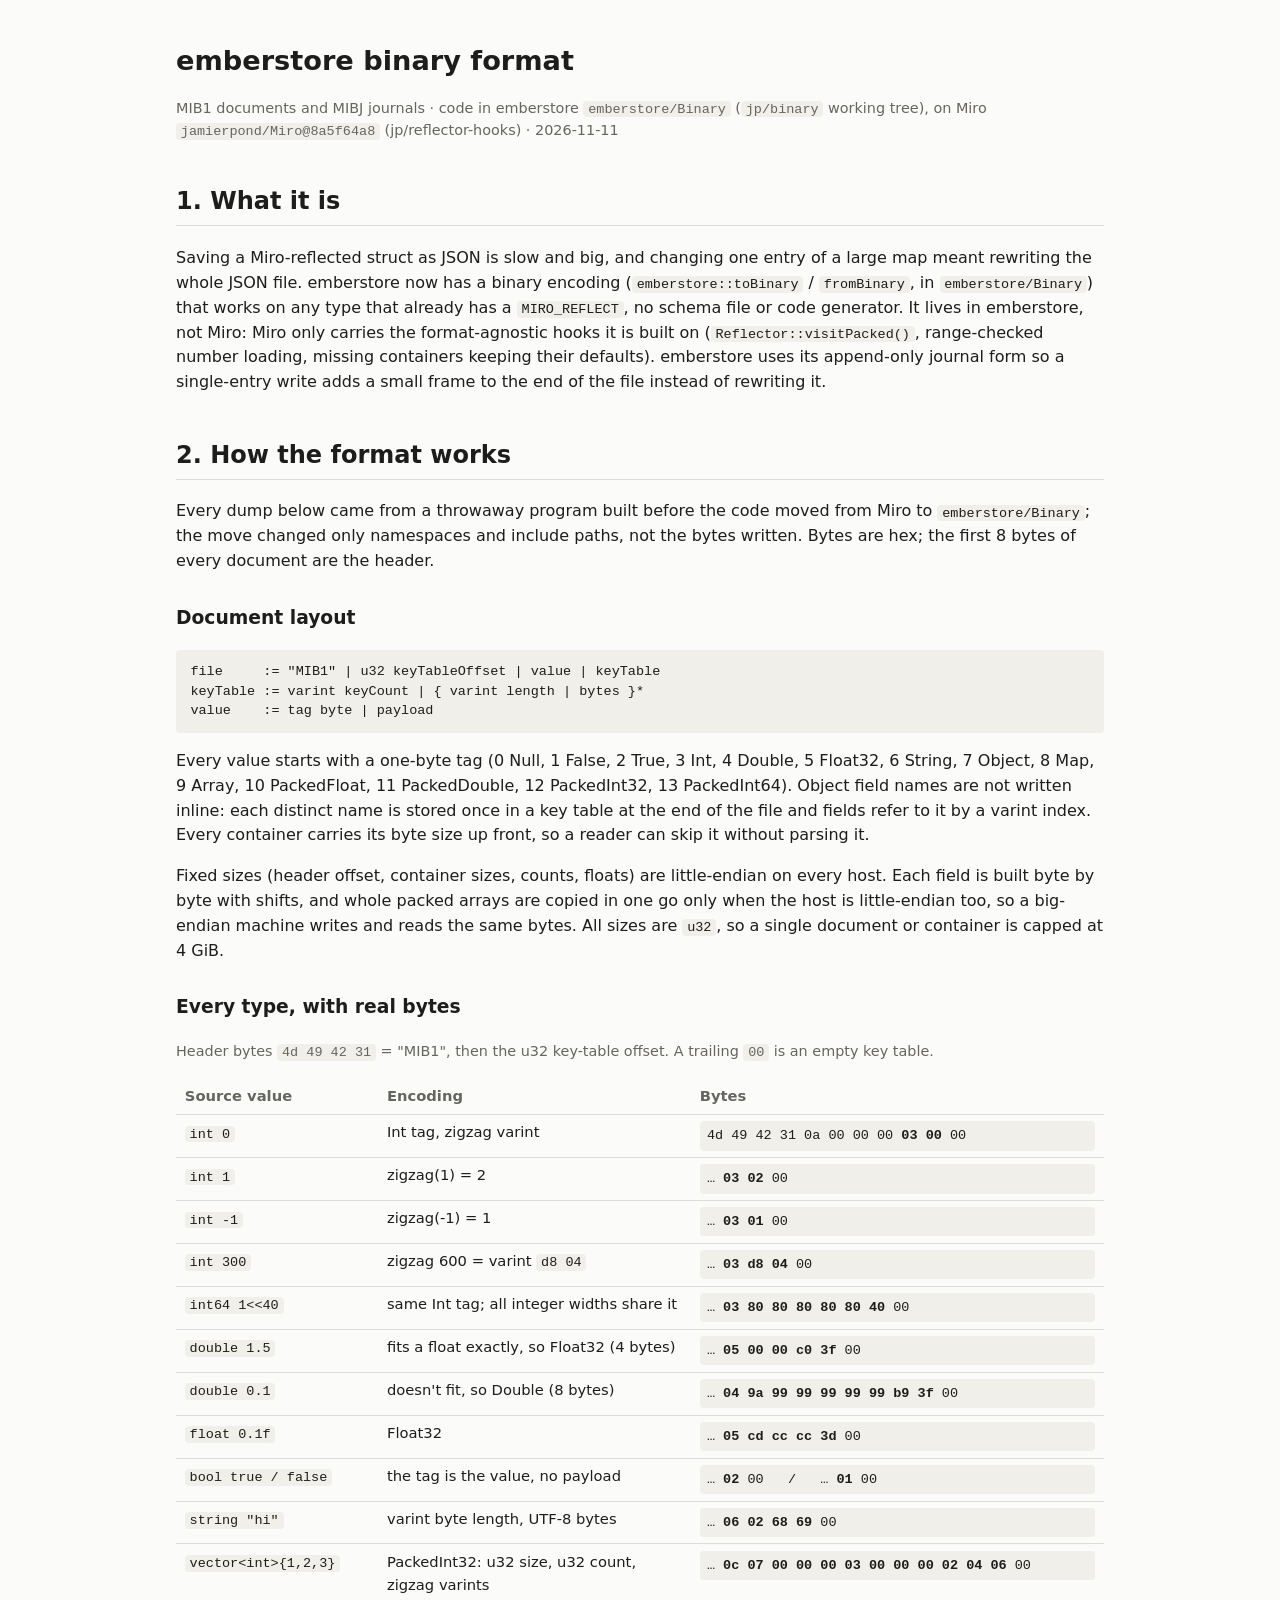
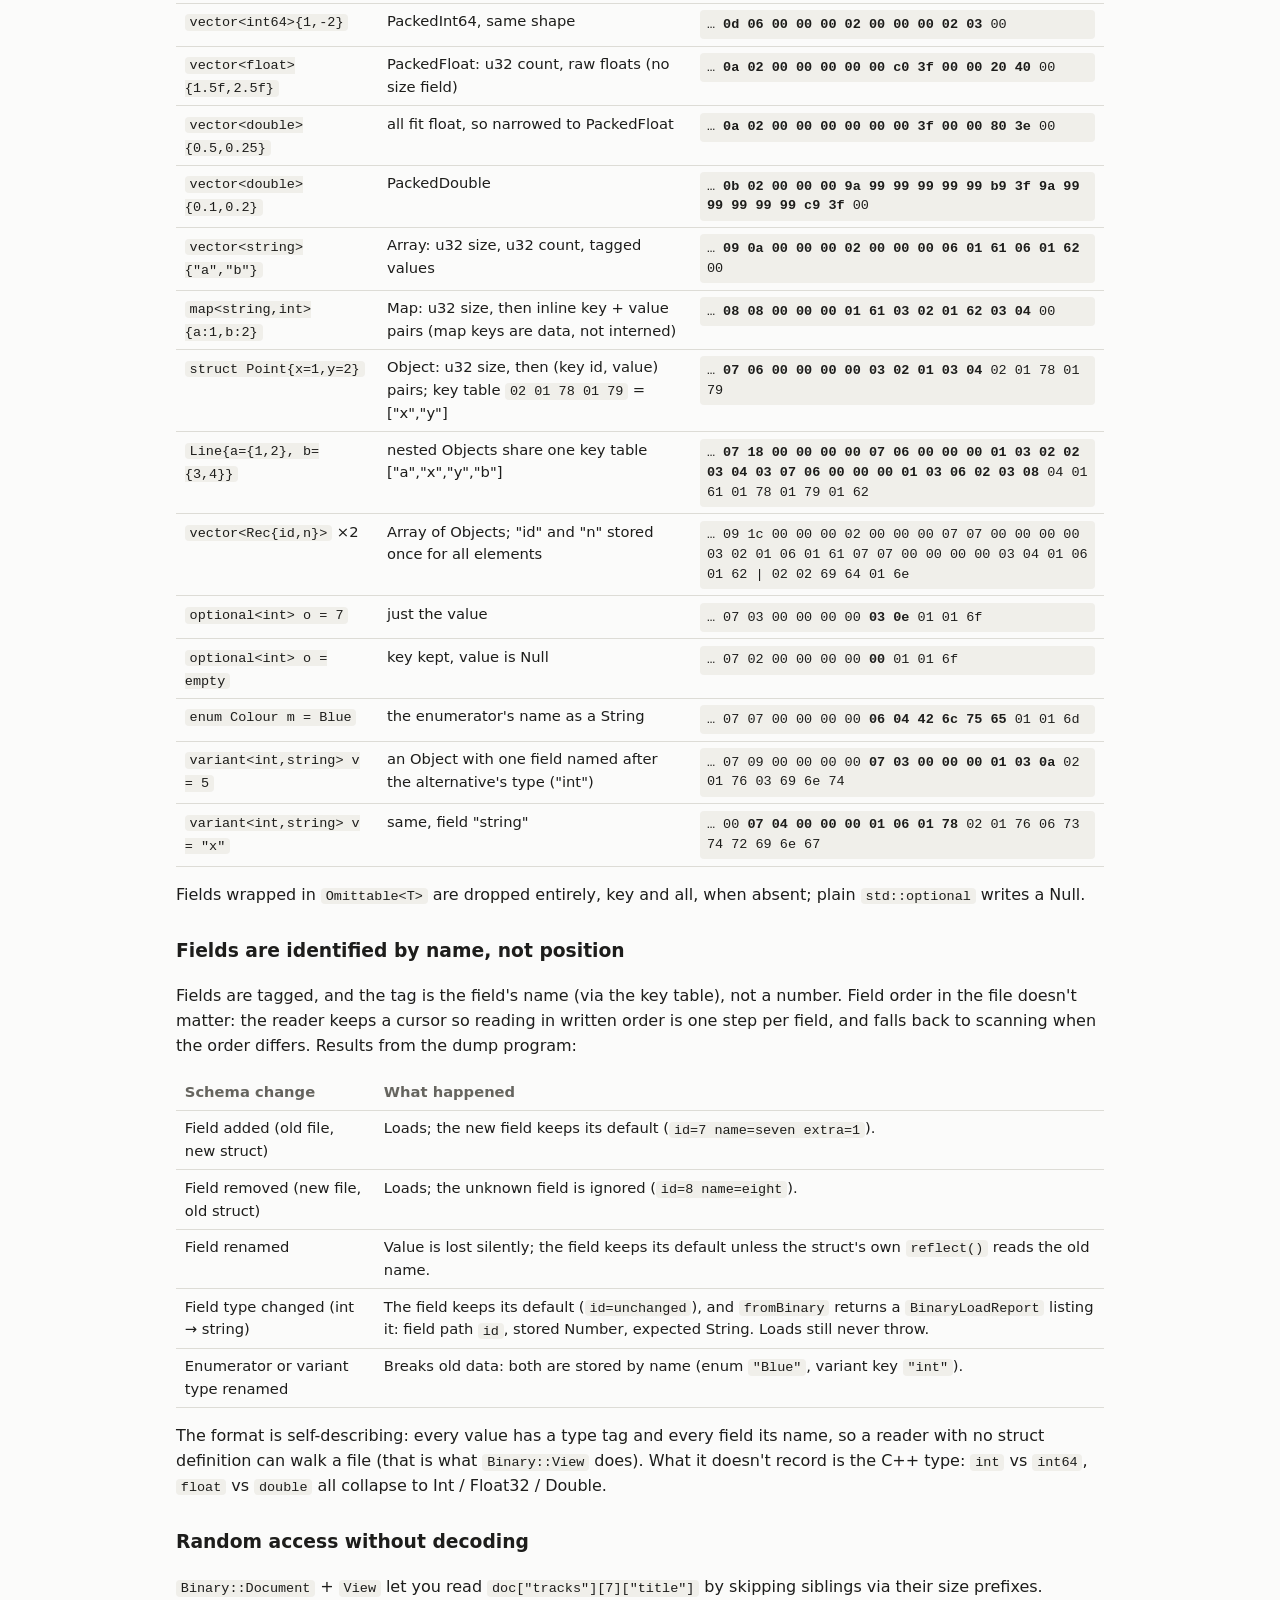
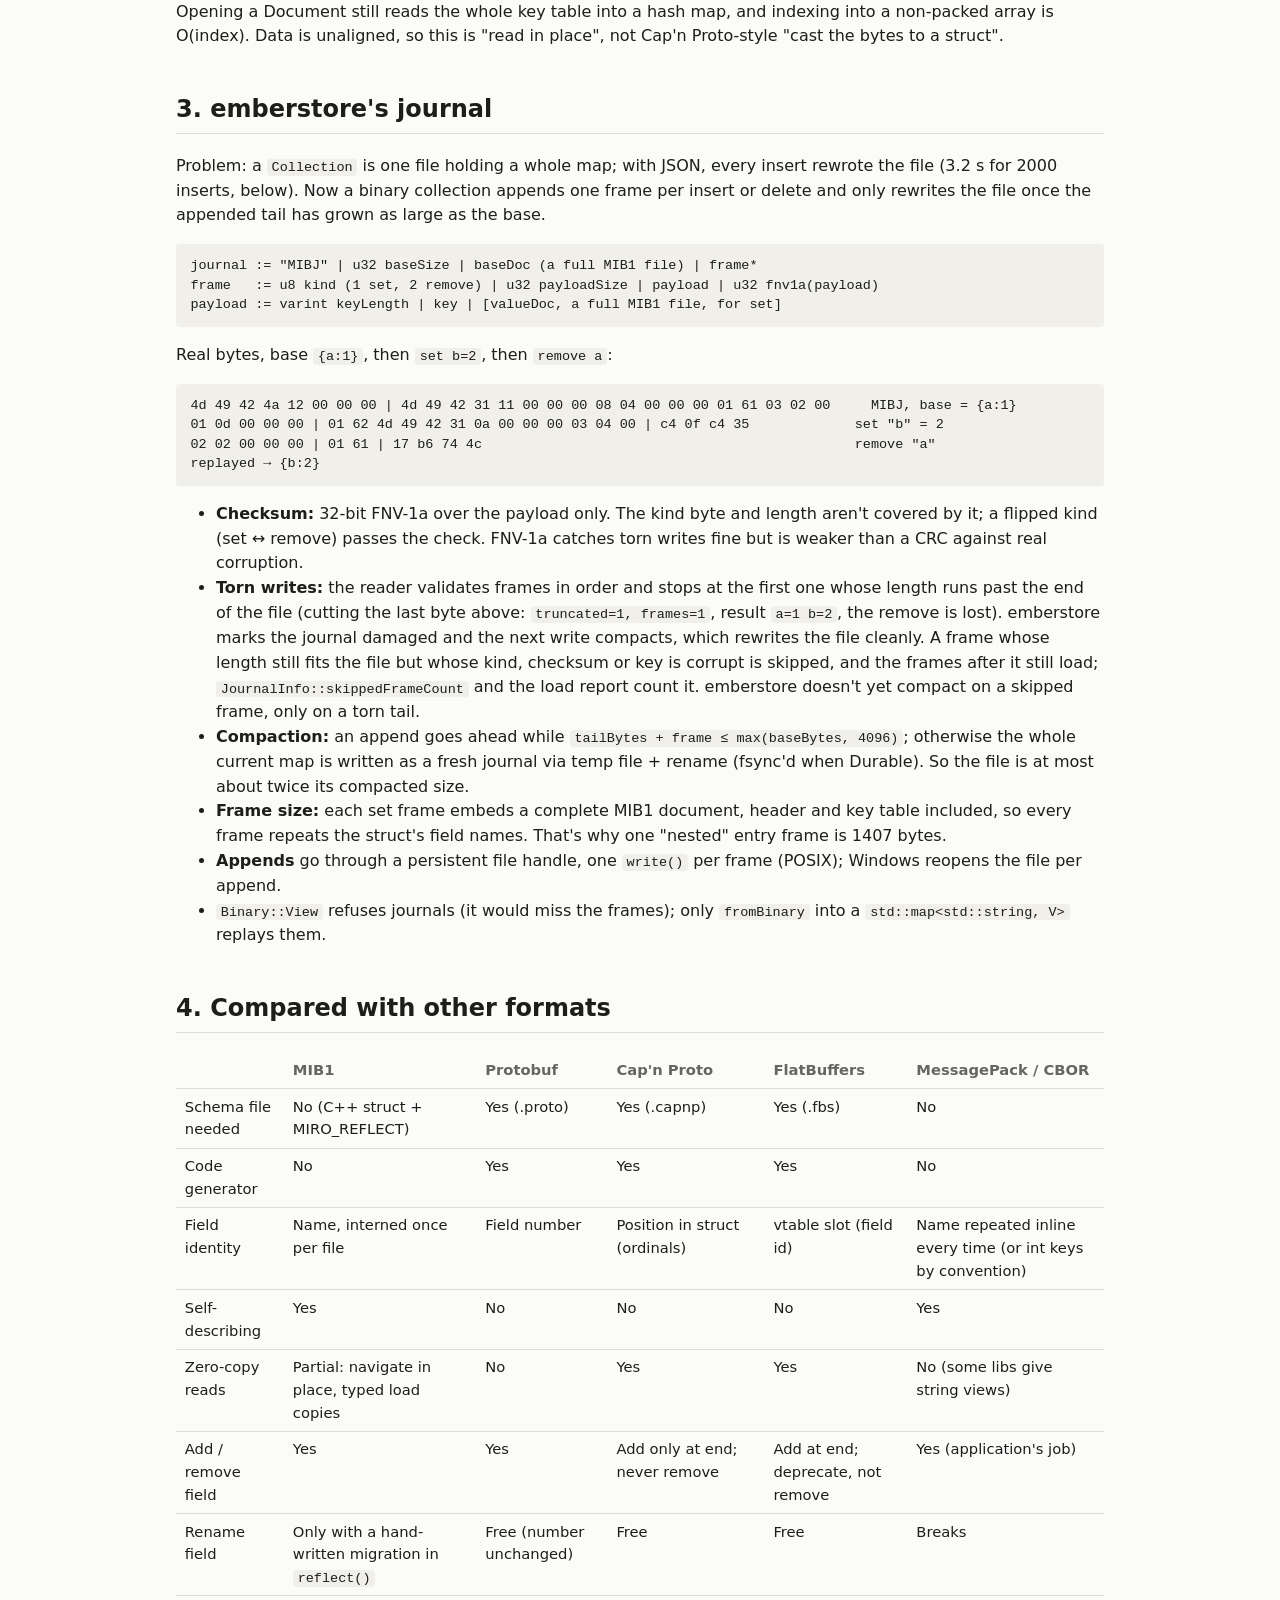
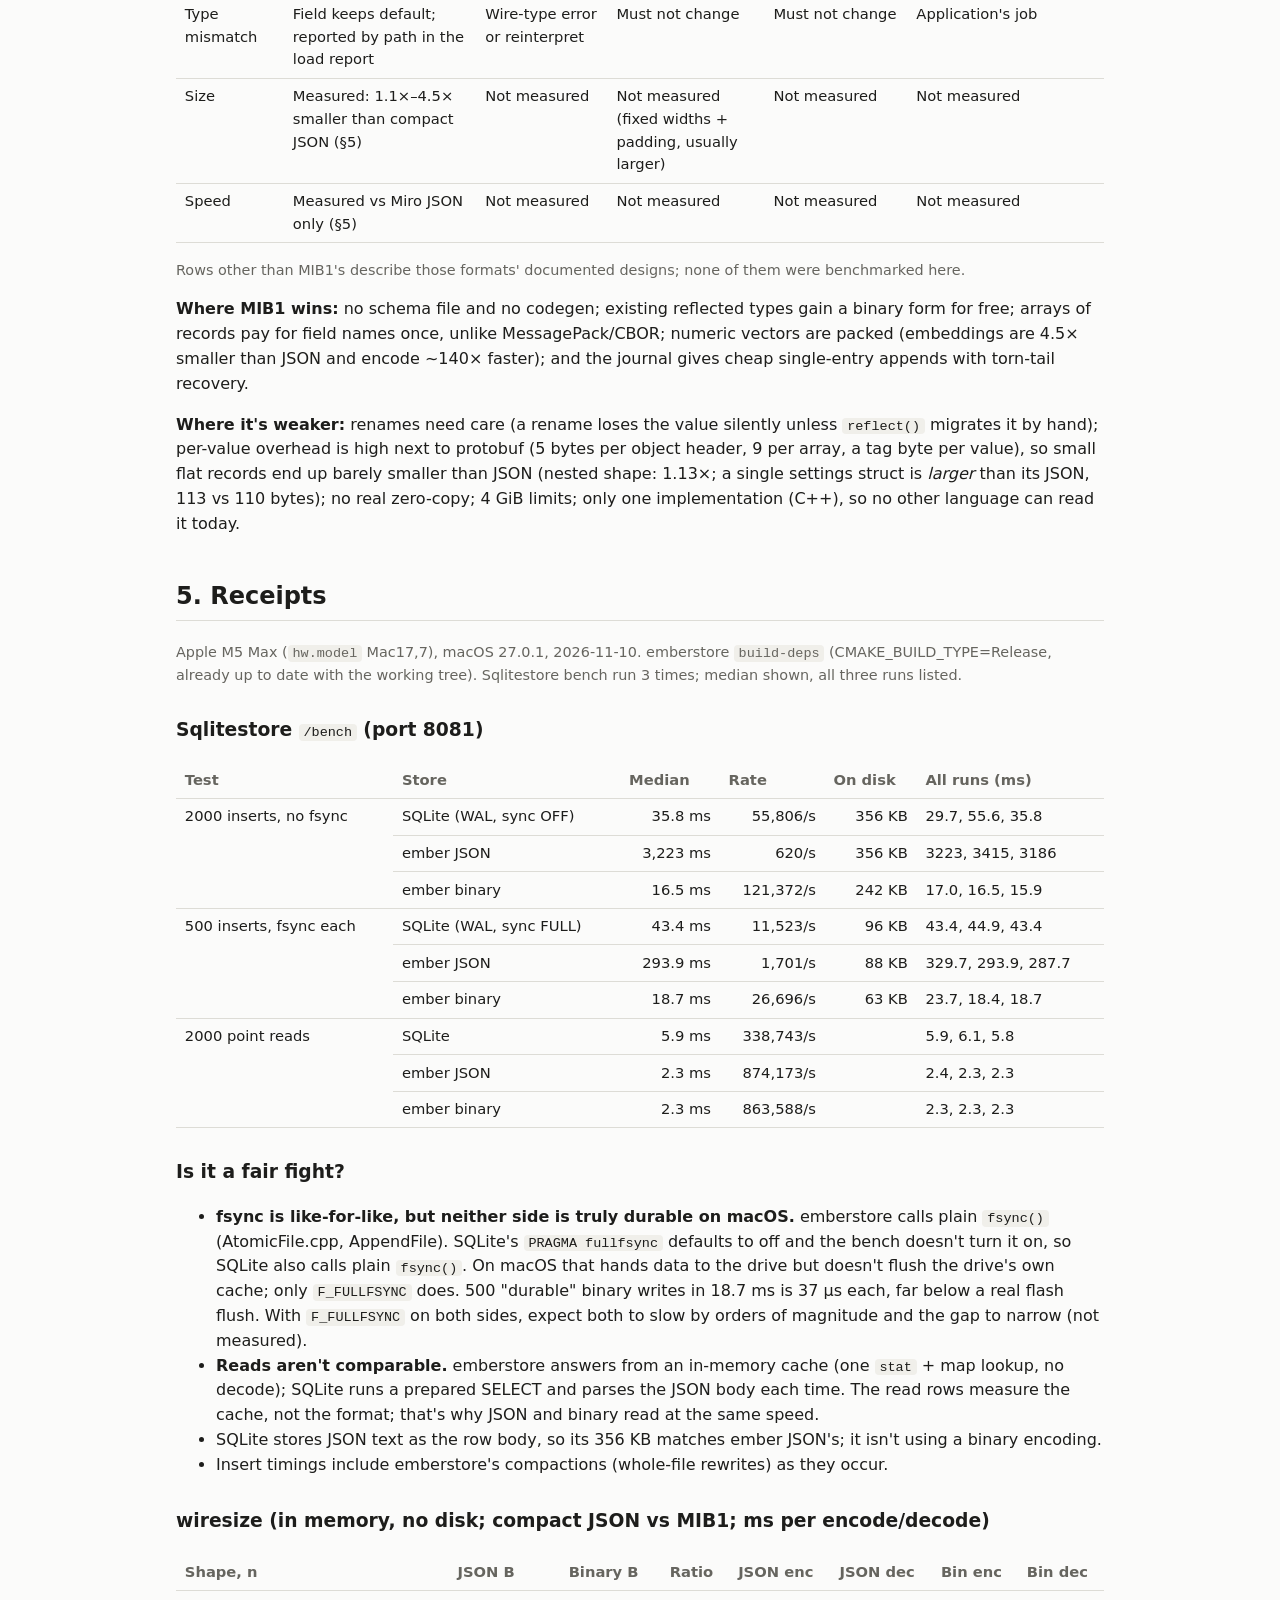
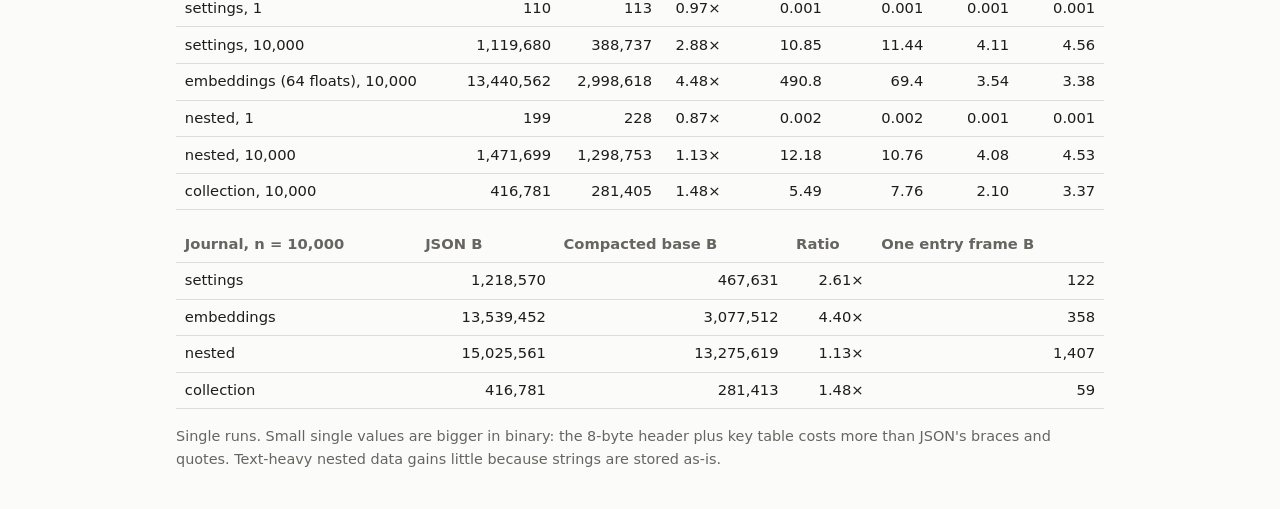
<file: docs/miro-binary-format.html>
<!DOCTYPE html>
<html lang="en">
<head>
<meta charset="utf-8">
<meta name="viewport" content="width=device-width, initial-scale=1">
<title>emberstore binary format (MIB1 / MIBJ) — briefing</title>
<style>
:root { color-scheme: light dark; --bg:#fbfbfa; --fg:#1d1d1b; --muted:#66655f; --rule:#dddcd6; --code:#f0efea; --accent:#2a5db0; --warn:#a2471a; }
@media (prefers-color-scheme: dark) { :root { --bg:#17171a; --fg:#e6e5e0; --muted:#9a9993; --rule:#34343a; --code:#222228; --accent:#8db4ff; --warn:#f0a070; } }
body { background:var(--bg); color:var(--fg); font:16px/1.55 -apple-system, "Segoe UI", system-ui, sans-serif; max-width:58rem; margin:2.5rem auto; padding:0 1.25rem; }
h1 { font-size:1.7rem; margin-bottom:.2rem; } h2 { margin-top:2.6rem; border-bottom:1px solid var(--rule); padding-bottom:.3rem; } h3 { margin-top:1.8rem; }
.meta { color:var(--muted); font-size:.9rem; }
code, pre { font:13.5px/1.45 ui-monospace, "SF Mono", Menlo, monospace; background:var(--code); border-radius:4px; }
code { padding:.05rem .3rem; } pre { padding:.75rem .9rem; overflow-x:auto; }
table { border-collapse:collapse; width:100%; margin:1rem 0; font-size:.92rem; }
th, td { text-align:left; vertical-align:top; padding:.4rem .55rem; border-bottom:1px solid var(--rule); }
th { color:var(--muted); font-weight:600; } td.num { text-align:right; font-variant-numeric:tabular-nums; white-space:nowrap; }
td pre { margin:0; padding:.3rem .45rem; white-space:pre-wrap; word-break:break-all; }
.warn { color:var(--warn); } .note { color:var(--muted); font-size:.9rem; }
a { color:var(--accent); }
</style>
</head>
<body>
<h1>emberstore binary format</h1>
<p class="meta">MIB1 documents and MIBJ journals · code in emberstore <code>emberstore/Binary</code> (<code>jp/binary</code> working tree), on Miro <code>jamierpond/Miro@8a5f64a8</code> (jp/reflector-hooks) · 2026-11-11</p>

<h2>1. What it is</h2>
<p>Saving a Miro-reflected struct as JSON is slow and big, and changing one entry of a large map meant rewriting the whole JSON file. emberstore now has a binary encoding (<code>emberstore::toBinary</code> / <code>fromBinary</code>, in <code>emberstore/Binary</code>) that works on any type that already has a <code>MIRO_REFLECT</code>, no schema file or code generator. It lives in emberstore, not Miro: Miro only carries the format-agnostic hooks it is built on (<code>Reflector::visitPacked()</code>, range-checked number loading, missing containers keeping their defaults). emberstore uses its append-only journal form so a single-entry write adds a small frame to the end of the file instead of rewriting it.</p>

<h2>2. How the format works</h2>
<p>Every dump below came from a throwaway program built before the code moved from Miro to <code>emberstore/Binary</code>; the move changed only namespaces and include paths, not the bytes written. Bytes are hex; the first 8 bytes of every document are the header.</p>

<h3>Document layout</h3>
<pre>file     := "MIB1" | u32 keyTableOffset | value | keyTable
keyTable := varint keyCount | { varint length | bytes }*
value    := tag byte | payload</pre>
<p>Every value starts with a one-byte tag (0 Null, 1 False, 2 True, 3 Int, 4 Double, 5 Float32, 6 String, 7 Object, 8 Map, 9 Array, 10 PackedFloat, 11 PackedDouble, 12 PackedInt32, 13 PackedInt64). Object field names are not written inline: each distinct name is stored once in a key table at the end of the file and fields refer to it by a varint index. Every container carries its byte size up front, so a reader can skip it without parsing it.</p>
<p>Fixed sizes (header offset, container sizes, counts, floats) are little-endian on every host. Each field is built byte by byte with shifts, and whole packed arrays are copied in one go only when the host is little-endian too, so a big-endian machine writes and reads the same bytes. All sizes are <code>u32</code>, so a single document or container is capped at 4 GiB.</p>

<h3>Every type, with real bytes</h3>
<p class="note">Header bytes <code>4d 49 42 31</code> = "MIB1", then the u32 key-table offset. A trailing <code>00</code> is an empty key table.</p>
<table>
<tr><th>Source value</th><th>Encoding</th><th>Bytes</th></tr>
<tr><td><code>int 0</code></td><td>Int tag, zigzag varint</td><td><pre>4d 49 42 31 0a 00 00 00 <b>03 00</b> 00</pre></td></tr>
<tr><td><code>int 1</code></td><td>zigzag(1) = 2</td><td><pre>… <b>03 02</b> 00</pre></td></tr>
<tr><td><code>int -1</code></td><td>zigzag(-1) = 1</td><td><pre>… <b>03 01</b> 00</pre></td></tr>
<tr><td><code>int 300</code></td><td>zigzag 600 = varint <code>d8 04</code></td><td><pre>… <b>03 d8 04</b> 00</pre></td></tr>
<tr><td><code>int64 1&lt;&lt;40</code></td><td>same Int tag; all integer widths share it</td><td><pre>… <b>03 80 80 80 80 80 40</b> 00</pre></td></tr>
<tr><td><code>double 1.5</code></td><td>fits a float exactly, so Float32 (4 bytes)</td><td><pre>… <b>05 00 00 c0 3f</b> 00</pre></td></tr>
<tr><td><code>double 0.1</code></td><td>doesn't fit, so Double (8 bytes)</td><td><pre>… <b>04 9a 99 99 99 99 99 b9 3f</b> 00</pre></td></tr>
<tr><td><code>float 0.1f</code></td><td>Float32</td><td><pre>… <b>05 cd cc cc 3d</b> 00</pre></td></tr>
<tr><td><code>bool true / false</code></td><td>the tag is the value, no payload</td><td><pre>… <b>02</b> 00   /   … <b>01</b> 00</pre></td></tr>
<tr><td><code>string "hi"</code></td><td>varint byte length, UTF-8 bytes</td><td><pre>… <b>06 02 68 69</b> 00</pre></td></tr>
<tr><td><code>vector&lt;int&gt;{1,2,3}</code></td><td>PackedInt32: u32 size, u32 count, zigzag varints</td><td><pre>… <b>0c 07 00 00 00 03 00 00 00 02 04 06</b> 00</pre></td></tr>
<tr><td><code>vector&lt;int64&gt;{1,-2}</code></td><td>PackedInt64, same shape</td><td><pre>… <b>0d 06 00 00 00 02 00 00 00 02 03</b> 00</pre></td></tr>
<tr><td><code>vector&lt;float&gt;{1.5f,2.5f}</code></td><td>PackedFloat: u32 count, raw floats (no size field)</td><td><pre>… <b>0a 02 00 00 00 00 00 c0 3f 00 00 20 40</b> 00</pre></td></tr>
<tr><td><code>vector&lt;double&gt;{0.5,0.25}</code></td><td>all fit float, so narrowed to PackedFloat</td><td><pre>… <b>0a 02 00 00 00 00 00 00 3f 00 00 80 3e</b> 00</pre></td></tr>
<tr><td><code>vector&lt;double&gt;{0.1,0.2}</code></td><td>PackedDouble</td><td><pre>… <b>0b 02 00 00 00 9a 99 99 99 99 99 b9 3f 9a 99 99 99 99 99 c9 3f</b> 00</pre></td></tr>
<tr><td><code>vector&lt;string&gt;{"a","b"}</code></td><td>Array: u32 size, u32 count, tagged values</td><td><pre>… <b>09 0a 00 00 00 02 00 00 00 06 01 61 06 01 62</b> 00</pre></td></tr>
<tr><td><code>map&lt;string,int&gt;{a:1,b:2}</code></td><td>Map: u32 size, then inline key + value pairs (map keys are data, not interned)</td><td><pre>… <b>08 08 00 00 00 01 61 03 02 01 62 03 04</b> 00</pre></td></tr>
<tr><td><code>struct Point{x=1,y=2}</code></td><td>Object: u32 size, then (key id, value) pairs; key table <code>02 01 78 01 79</code> = ["x","y"]</td><td><pre>… <b>07 06 00 00 00 00 03 02 01 03 04</b> 02 01 78 01 79</pre></td></tr>
<tr><td><code>Line{a={1,2}, b={3,4}}</code></td><td>nested Objects share one key table ["a","x","y","b"]</td><td><pre>… <b>07 18 00 00 00 00 07 06 00 00 00 01 03 02 02 03 04 03 07 06 00 00 00 01 03 06 02 03 08</b> 04 01 61 01 78 01 79 01 62</pre></td></tr>
<tr><td><code>vector&lt;Rec{id,n}&gt;</code> ×2</td><td>Array of Objects; "id" and "n" stored once for all elements</td><td><pre>… 09 1c 00 00 00 02 00 00 00 07 07 00 00 00 00 03 02 01 06 01 61 07 07 00 00 00 00 03 04 01 06 01 62 | 02 02 69 64 01 6e</pre></td></tr>
<tr><td><code>optional&lt;int&gt; o = 7</code></td><td>just the value</td><td><pre>… 07 03 00 00 00 00 <b>03 0e</b> 01 01 6f</pre></td></tr>
<tr><td><code>optional&lt;int&gt; o = empty</code></td><td>key kept, value is Null</td><td><pre>… 07 02 00 00 00 00 <b>00</b> 01 01 6f</pre></td></tr>
<tr><td><code>enum Colour m = Blue</code></td><td>the enumerator's name as a String</td><td><pre>… 07 07 00 00 00 00 <b>06 04 42 6c 75 65</b> 01 01 6d</pre></td></tr>
<tr><td><code>variant&lt;int,string&gt; v = 5</code></td><td>an Object with one field named after the alternative's type ("int")</td><td><pre>… 07 09 00 00 00 00 <b>07 03 00 00 00 01 03 0a</b> 02 01 76 03 69 6e 74</pre></td></tr>
<tr><td><code>variant&lt;int,string&gt; v = "x"</code></td><td>same, field "string"</td><td><pre>… 00 <b>07 04 00 00 00 01 06 01 78</b> 02 01 76 06 73 74 72 69 6e 67</pre></td></tr>
</table>
<p>Fields wrapped in <code>Omittable&lt;T&gt;</code> are dropped entirely, key and all, when absent; plain <code>std::optional</code> writes a Null.</p>

<h3>Fields are identified by name, not position</h3>
<p>Fields are tagged, and the tag is the field's name (via the key table), not a number. Field order in the file doesn't matter: the reader keeps a cursor so reading in written order is one step per field, and falls back to scanning when the order differs. Results from the dump program:</p>
<table>
<tr><th>Schema change</th><th>What happened</th></tr>
<tr><td>Field added (old file, new struct)</td><td>Loads; the new field keeps its default (<code>id=7 name=seven extra=1</code>).</td></tr>
<tr><td>Field removed (new file, old struct)</td><td>Loads; the unknown field is ignored (<code>id=8 name=eight</code>).</td></tr>
<tr><td>Field renamed</td><td>Value is lost silently; the field keeps its default unless the struct's own <code>reflect()</code> reads the old name.</td></tr>
<tr><td>Field type changed (int → string)</td><td>The field keeps its default (<code>id=unchanged</code>), and <code>fromBinary</code> returns a <code>BinaryLoadReport</code> listing it: field path <code>id</code>, stored Number, expected String. Loads still never throw.</td></tr>
<tr><td>Enumerator or variant type renamed</td><td>Breaks old data: both are stored by name (enum <code>"Blue"</code>, variant key <code>"int"</code>).</td></tr>
</table>
<p>The format is self-describing: every value has a type tag and every field its name, so a reader with no struct definition can walk a file (that is what <code>Binary::View</code> does). What it doesn't record is the C++ type: <code>int</code> vs <code>int64</code>, <code>float</code> vs <code>double</code> all collapse to Int / Float32 / Double.</p>

<h3>Random access without decoding</h3>
<p><code>Binary::Document</code> + <code>View</code> let you read <code>doc["tracks"][7]["title"]</code> by skipping siblings via their size prefixes. Opening a Document still reads the whole key table into a hash map, and indexing into a non-packed array is O(index). Data is unaligned, so this is "read in place", not Cap'n Proto-style "cast the bytes to a struct".</p>

<h2>3. emberstore's journal</h2>
<p>Problem: a <code>Collection</code> is one file holding a whole map; with JSON, every insert rewrote the file (3.2 s for 2000 inserts, below). Now a binary collection appends one frame per insert or delete and only rewrites the file once the appended tail has grown as large as the base.</p>
<pre>journal := "MIBJ" | u32 baseSize | baseDoc (a full MIB1 file) | frame*
frame   := u8 kind (1 set, 2 remove) | u32 payloadSize | payload | u32 fnv1a(payload)
payload := varint keyLength | key | [valueDoc, a full MIB1 file, for set]</pre>
<p>Real bytes, base <code>{a:1}</code>, then <code>set b=2</code>, then <code>remove a</code>:</p>
<pre>4d 49 42 4a 12 00 00 00 | 4d 49 42 31 11 00 00 00 08 04 00 00 00 01 61 03 02 00     MIBJ, base = {a:1}
01 0d 00 00 00 | 01 62 4d 49 42 31 0a 00 00 00 03 04 00 | c4 0f c4 35             set "b" = 2
02 02 00 00 00 | 01 61 | 17 b6 74 4c                                              remove "a"
replayed → {b:2}</pre>
<ul>
<li><b>Checksum:</b> 32-bit FNV-1a over the payload only. The kind byte and length aren't covered by it; a flipped kind (set ↔ remove) passes the check. FNV-1a catches torn writes fine but is weaker than a CRC against real corruption.</li>
<li><b>Torn writes:</b> the reader validates frames in order and stops at the first one whose length runs past the end of the file (cutting the last byte above: <code>truncated=1, frames=1</code>, result <code>a=1 b=2</code>, the remove is lost). emberstore marks the journal damaged and the next write compacts, which rewrites the file cleanly. A frame whose length still fits the file but whose kind, checksum or key is corrupt is skipped, and the frames after it still load; <code>JournalInfo::skippedFrameCount</code> and the load report count it. emberstore doesn't yet compact on a skipped frame, only on a torn tail.</li>
<li><b>Compaction:</b> an append goes ahead while <code>tailBytes + frame ≤ max(baseBytes, 4096)</code>; otherwise the whole current map is written as a fresh journal via temp file + rename (fsync'd when Durable). So the file is at most about twice its compacted size.</li>
<li><b>Frame size:</b> each set frame embeds a complete MIB1 document, header and key table included, so every frame repeats the struct's field names. That's why one "nested" entry frame is 1407 bytes.</li>
<li><b>Appends</b> go through a persistent file handle, one <code>write()</code> per frame (POSIX); Windows reopens the file per append.</li>
<li><code>Binary::View</code> refuses journals (it would miss the frames); only <code>fromBinary</code> into a <code>std::map&lt;std::string, V&gt;</code> replays them.</li>
</ul>

<h2>4. Compared with other formats</h2>
<table>
<tr><th></th><th>MIB1</th><th>Protobuf</th><th>Cap'n Proto</th><th>FlatBuffers</th><th>MessagePack / CBOR</th></tr>
<tr><td>Schema file needed</td><td>No (C++ struct + MIRO_REFLECT)</td><td>Yes (.proto)</td><td>Yes (.capnp)</td><td>Yes (.fbs)</td><td>No</td></tr>
<tr><td>Code generator</td><td>No</td><td>Yes</td><td>Yes</td><td>Yes</td><td>No</td></tr>
<tr><td>Field identity</td><td>Name, interned once per file</td><td>Field number</td><td>Position in struct (ordinals)</td><td>vtable slot (field id)</td><td>Name repeated inline every time (or int keys by convention)</td></tr>
<tr><td>Self-describing</td><td>Yes</td><td>No</td><td>No</td><td>No</td><td>Yes</td></tr>
<tr><td>Zero-copy reads</td><td>Partial: navigate in place, typed load copies</td><td>No</td><td>Yes</td><td>Yes</td><td>No (some libs give string views)</td></tr>
<tr><td>Add / remove field</td><td>Yes</td><td>Yes</td><td>Add only at end; never remove</td><td>Add at end; deprecate, not remove</td><td>Yes (application's job)</td></tr>
<tr><td>Rename field</td><td>Only with a hand-written migration in <code>reflect()</code></td><td>Free (number unchanged)</td><td>Free</td><td>Free</td><td>Breaks</td></tr>
<tr><td>Type mismatch</td><td>Field keeps default; reported by path in the load report</td><td>Wire-type error or reinterpret</td><td>Must not change</td><td>Must not change</td><td>Application's job</td></tr>
<tr><td>Size</td><td>Measured: 1.1×–4.5× smaller than compact JSON (§5)</td><td>Not measured</td><td>Not measured (fixed widths + padding, usually larger)</td><td>Not measured</td><td>Not measured</td></tr>
<tr><td>Speed</td><td>Measured vs Miro JSON only (§5)</td><td>Not measured</td><td>Not measured</td><td>Not measured</td><td>Not measured</td></tr>
</table>
<p class="note">Rows other than MIB1's describe those formats' documented designs; none of them were benchmarked here.</p>
<p><b>Where MIB1 wins:</b> no schema file and no codegen; existing reflected types gain a binary form for free; arrays of records pay for field names once, unlike MessagePack/CBOR; numeric vectors are packed (embeddings are 4.5× smaller than JSON and encode ~140× faster); and the journal gives cheap single-entry appends with torn-tail recovery.</p>
<p><b>Where it's weaker:</b> renames need care (a rename loses the value silently unless <code>reflect()</code> migrates it by hand); per-value overhead is high next to protobuf (5 bytes per object header, 9 per array, a tag byte per value), so small flat records end up barely smaller than JSON (nested shape: 1.13×; a single settings struct is <i>larger</i> than its JSON, 113 vs 110 bytes); no real zero-copy; 4 GiB limits; only one implementation (C++), so no other language can read it today.</p>

<h2>5. Receipts</h2>
<p class="meta">Apple M5 Max (<code>hw.model</code> Mac17,7), macOS 27.0.1, 2026-11-10. emberstore <code>build-deps</code> (CMAKE_BUILD_TYPE=Release, already up to date with the working tree). Sqlitestore bench run 3 times; median shown, all three runs listed.</p>

<h3>Sqlitestore <code>/bench</code> (port 8081)</h3>
<table>
<tr><th>Test</th><th>Store</th><th class="num">Median</th><th class="num">Rate</th><th class="num">On disk</th><th>All runs (ms)</th></tr>
<tr><td rowspan="3">2000 inserts, no fsync</td><td>SQLite (WAL, sync OFF)</td><td class="num">35.8 ms</td><td class="num">55,806/s</td><td class="num">356 KB</td><td>29.7, 55.6, 35.8</td></tr>
<tr><td>ember JSON</td><td class="num">3,223 ms</td><td class="num">620/s</td><td class="num">356 KB</td><td>3223, 3415, 3186</td></tr>
<tr><td>ember binary</td><td class="num">16.5 ms</td><td class="num">121,372/s</td><td class="num">242 KB</td><td>17.0, 16.5, 15.9</td></tr>
<tr><td rowspan="3">500 inserts, fsync each</td><td>SQLite (WAL, sync FULL)</td><td class="num">43.4 ms</td><td class="num">11,523/s</td><td class="num">96 KB</td><td>43.4, 44.9, 43.4</td></tr>
<tr><td>ember JSON</td><td class="num">293.9 ms</td><td class="num">1,701/s</td><td class="num">88 KB</td><td>329.7, 293.9, 287.7</td></tr>
<tr><td>ember binary</td><td class="num">18.7 ms</td><td class="num">26,696/s</td><td class="num">63 KB</td><td>23.7, 18.4, 18.7</td></tr>
<tr><td rowspan="3">2000 point reads</td><td>SQLite</td><td class="num">5.9 ms</td><td class="num">338,743/s</td><td></td><td>5.9, 6.1, 5.8</td></tr>
<tr><td>ember JSON</td><td class="num">2.3 ms</td><td class="num">874,173/s</td><td></td><td>2.4, 2.3, 2.3</td></tr>
<tr><td>ember binary</td><td class="num">2.3 ms</td><td class="num">863,588/s</td><td></td><td>2.3, 2.3, 2.3</td></tr>
</table>

<h3>Is it a fair fight?</h3>
<ul>
<li><b>fsync is like-for-like, but neither side is truly durable on macOS.</b> emberstore calls plain <code>fsync()</code> (AtomicFile.cpp, AppendFile). SQLite's <code>PRAGMA fullfsync</code> defaults to off and the bench doesn't turn it on, so SQLite also calls plain <code>fsync()</code>. On macOS that hands data to the drive but doesn't flush the drive's own cache; only <code>F_FULLFSYNC</code> does. 500 "durable" binary writes in 18.7 ms is 37 µs each, far below a real flash flush. With <code>F_FULLFSYNC</code> on both sides, expect both to slow by orders of magnitude and the gap to narrow (not measured).</li>
<li><b>Reads aren't comparable.</b> emberstore answers from an in-memory cache (one <code>stat</code> + map lookup, no decode); SQLite runs a prepared SELECT and parses the JSON body each time. The read rows measure the cache, not the format; that's why JSON and binary read at the same speed.</li>
<li>SQLite stores JSON text as the row body, so its 356 KB matches ember JSON's; it isn't using a binary encoding.</li>
<li>Insert timings include emberstore's compactions (whole-file rewrites) as they occur.</li>
</ul>

<h3>wiresize (in memory, no disk; compact JSON vs MIB1; ms per encode/decode)</h3>
<table>
<tr><th>Shape, n</th><th class="num">JSON B</th><th class="num">Binary B</th><th class="num">Ratio</th><th class="num">JSON enc</th><th class="num">JSON dec</th><th class="num">Bin enc</th><th class="num">Bin dec</th></tr>
<tr><td>settings, 1</td><td class="num">110</td><td class="num">113</td><td class="num">0.97×</td><td class="num">0.001</td><td class="num">0.001</td><td class="num">0.001</td><td class="num">0.001</td></tr>
<tr><td>settings, 10,000</td><td class="num">1,119,680</td><td class="num">388,737</td><td class="num">2.88×</td><td class="num">10.85</td><td class="num">11.44</td><td class="num">4.11</td><td class="num">4.56</td></tr>
<tr><td>embeddings (64 floats), 10,000</td><td class="num">13,440,562</td><td class="num">2,998,618</td><td class="num">4.48×</td><td class="num">490.8</td><td class="num">69.4</td><td class="num">3.54</td><td class="num">3.38</td></tr>
<tr><td>nested, 1</td><td class="num">199</td><td class="num">228</td><td class="num">0.87×</td><td class="num">0.002</td><td class="num">0.002</td><td class="num">0.001</td><td class="num">0.001</td></tr>
<tr><td>nested, 10,000</td><td class="num">1,471,699</td><td class="num">1,298,753</td><td class="num">1.13×</td><td class="num">12.18</td><td class="num">10.76</td><td class="num">4.08</td><td class="num">4.53</td></tr>
<tr><td>collection, 10,000</td><td class="num">416,781</td><td class="num">281,405</td><td class="num">1.48×</td><td class="num">5.49</td><td class="num">7.76</td><td class="num">2.10</td><td class="num">3.37</td></tr>
</table>
<table>
<tr><th>Journal, n = 10,000</th><th class="num">JSON B</th><th class="num">Compacted base B</th><th class="num">Ratio</th><th class="num">One entry frame B</th></tr>
<tr><td>settings</td><td class="num">1,218,570</td><td class="num">467,631</td><td class="num">2.61×</td><td class="num">122</td></tr>
<tr><td>embeddings</td><td class="num">13,539,452</td><td class="num">3,077,512</td><td class="num">4.40×</td><td class="num">358</td></tr>
<tr><td>nested</td><td class="num">15,025,561</td><td class="num">13,275,619</td><td class="num">1.13×</td><td class="num">1,407</td></tr>
<tr><td>collection</td><td class="num">416,781</td><td class="num">281,413</td><td class="num">1.48×</td><td class="num">59</td></tr>
</table>
<p class="note">Single runs. Small single values are bigger in binary: the 8-byte header plus key table costs more than JSON's braces and quotes. Text-heavy nested data gains little because strings are stored as-is.</p>
</body>
</html>
</file>
